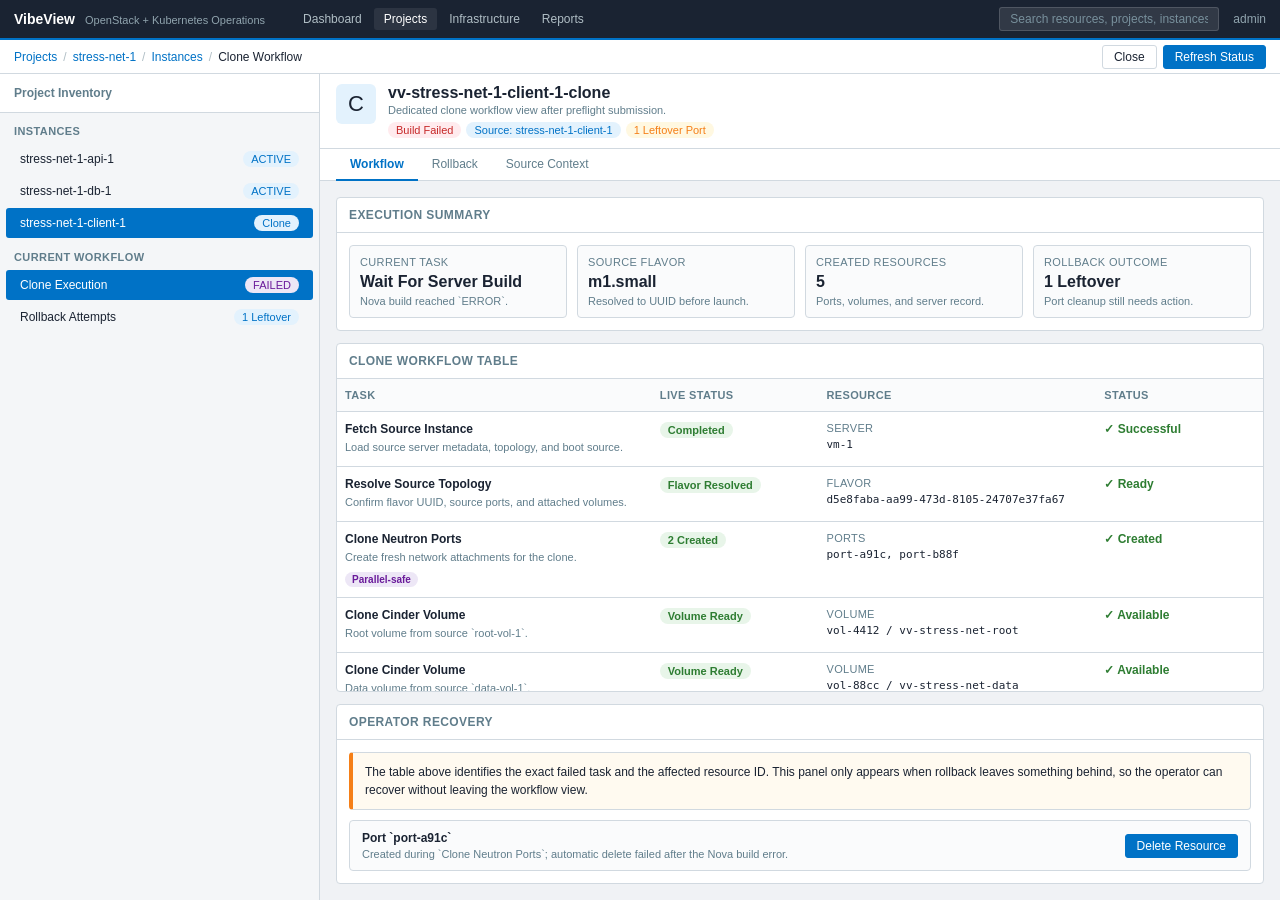
<file: docs/mockups/clone-workflow-table-mockup.html>
<!DOCTYPE html>
<html lang="en">
<head>
  <meta charset="UTF-8">
  <meta name="viewport" content="width=device-width, initial-scale=1.0">
  <title>VibeView Clone Workflow Table Mockup</title>
  <style>
    * { box-sizing: border-box; margin: 0; padding: 0; }

    :root {
      --blue: #0072c6;
      --blue-lt: #1e88e5;
      --blue-bg: #e3f2fd;
      --header: #1a2332;
      --sidebar: #f4f6f8;
      --border: #d1d9e0;
      --hover: #e8f4fd;
      --text: #1a2332;
      --dim: #607d8b;
      --white: #ffffff;
      --gray-bg: #f0f2f5;
      --green: #2e7d32;
      --yellow: #f57f17;
      --red: #c62828;
    }

    body {
      font-family: -apple-system, BlinkMacSystemFont, "Segoe UI", Roboto, sans-serif;
      font-size: 13px;
      color: var(--text);
      background: var(--gray-bg);
      height: 100vh;
      display: flex;
      flex-direction: column;
      overflow: hidden;
    }

    #top-bar {
      background: var(--header);
      height: 40px;
      display: flex;
      align-items: center;
      padding: 0 14px;
      border-bottom: 2px solid var(--blue);
      flex-shrink: 0;
    }

    .logo {
      display: flex;
      align-items: baseline;
      gap: 10px;
      color: white;
      font-weight: 700;
      font-size: 14px;
      white-space: nowrap;
    }

    .logo-sub { font-size: 11px; font-weight: 400; color: #90a4ae; }

    .top-nav {
      display: flex;
      gap: 2px;
      margin-left: 28px;
    }

    .top-nav a {
      color: #b0bec5;
      text-decoration: none;
      padding: 4px 10px;
      border-radius: 3px;
      font-size: 12px;
      cursor: default;
    }

    .top-nav a.active { color: white; background: rgba(255,255,255,0.08); }

    .top-right {
      margin-left: auto;
      display: flex;
      align-items: center;
      gap: 14px;
      color: #90a4ae;
      font-size: 12px;
    }

    .top-search {
      background: rgba(255,255,255,0.1);
      border: 1px solid rgba(255,255,255,0.15);
      color: white;
      padding: 4px 10px;
      border-radius: 3px;
      font-size: 12px;
      width: 220px;
      outline: none;
    }

    .top-search::placeholder { color: #78909c; }

    #breadcrumb-bar {
      background: var(--white);
      border-bottom: 1px solid var(--border);
      padding: 0 14px;
      height: 34px;
      display: flex;
      align-items: center;
      gap: 6px;
      font-size: 12px;
      color: var(--dim);
      flex-shrink: 0;
    }

    .bc-link { color: var(--blue); }
    .bc-sep { color: #b0bec5; }
    .bc-cur { color: var(--text); font-weight: 500; }
    .bc-actions { margin-left: auto; display: flex; gap: 6px; }

    .btn {
      padding: 4px 11px;
      border: 1px solid var(--border);
      background: var(--white);
      border-radius: 3px;
      font-size: 12px;
      color: var(--text);
      display: inline-flex;
      align-items: center;
      gap: 4px;
      font-family: inherit;
      cursor: default;
    }

    .btn.primary { background: var(--blue); color: white; border-color: var(--blue); }
    .btn.warning { background: #fff8e1; color: #8d6e00; border-color: #f2d27a; }

    #body { display: flex; flex: 1; overflow: hidden; }

    #sidebar {
      width: 320px;
      min-width: 320px;
      background: var(--sidebar);
      border-right: 1px solid var(--border);
      display: flex;
      flex-direction: column;
      overflow-y: auto;
    }

    .sidebar-head {
      padding: 12px 14px;
      background: var(--white);
      border-bottom: 1px solid var(--border);
      font-size: 12px;
      font-weight: 700;
      color: var(--dim);
      position: sticky;
      top: 0;
    }

    .group-label {
      padding: 12px 14px 6px;
      color: var(--dim);
      font-size: 11px;
      font-weight: 700;
      text-transform: uppercase;
      letter-spacing: 0.4px;
    }

    .nav-item {
      display: flex;
      align-items: center;
      gap: 6px;
      padding: 7px 14px;
      font-size: 12px;
      border-radius: 3px;
      margin: 1px 6px;
      cursor: default;
    }

    .nav-item.selected { background: var(--blue); color: white; }
    .nav-item .tree-badge { margin-left: auto; }

    #content {
      flex: 1;
      overflow: hidden;
      display: flex;
      flex-direction: column;
    }

    #obj-header {
      background: var(--white);
      border-bottom: 1px solid var(--border);
      padding: 10px 16px;
      display: flex;
      align-items: flex-start;
      gap: 12px;
      flex-shrink: 0;
    }

    .obj-icon {
      width: 40px;
      height: 40px;
      background: var(--blue-bg);
      border-radius: 6px;
      display: flex;
      align-items: center;
      justify-content: center;
      font-size: 22px;
      flex-shrink: 0;
    }

    .obj-meta { flex: 1; min-width: 0; }
    .obj-meta h2 { font-size: 16px; font-weight: 600; }
    .obj-sub { font-size: 11px; color: var(--dim); margin-top: 2px; }
    .obj-badges { display: flex; flex-wrap: wrap; gap: 5px; margin-top: 6px; }

    .badge, .tree-badge {
      display: inline-flex;
      align-items: center;
      gap: 3px;
      padding: 2px 8px;
      border-radius: 10px;
      font-size: 11px;
      font-weight: 500;
    }

    .badge.green { background: #e8f5e9; color: var(--green); }
    .badge.yellow { background: #fff8e1; color: var(--yellow); }
    .badge.red { background: #ffebee; color: var(--red); }
    .badge.blue, .tree-badge { background: var(--blue-bg); color: var(--blue); }
    .tree-badge.agg { background: #ede7f6; color: #6a1b9a; }

    #tabs-bar {
      background: var(--white);
      border-bottom: 1px solid var(--border);
      padding: 0 16px;
      display: flex;
      flex-shrink: 0;
    }

    .tab {
      padding: 8px 14px;
      font-size: 12px;
      color: var(--dim);
      border-bottom: 2px solid transparent;
      margin-bottom: -1px;
      cursor: default;
    }

    .tab.active {
      color: var(--blue);
      border-bottom-color: var(--blue);
      font-weight: 600;
    }

    #main {
      flex: 1;
      overflow: auto;
      padding: 16px;
      display: grid;
      gap: 12px;
    }

    .card {
      background: var(--white);
      border: 1px solid var(--border);
      border-radius: 4px;
      overflow: hidden;
    }

    .card-title {
      padding: 10px 12px;
      font-size: 12px;
      font-weight: 700;
      border-bottom: 1px solid var(--border);
      color: var(--dim);
      text-transform: uppercase;
      letter-spacing: 0.4px;
    }

    .card-body { padding: 12px; }

    .summary-grid {
      display: grid;
      grid-template-columns: repeat(4, minmax(0, 1fr));
      gap: 10px;
    }

    .summary-box {
      border: 1px solid var(--border);
      border-radius: 4px;
      padding: 10px;
      background: #fafbfc;
    }

    .summary-label {
      font-size: 11px;
      color: var(--dim);
      text-transform: uppercase;
      letter-spacing: 0.35px;
      margin-bottom: 5px;
    }

    .summary-value {
      font-size: 16px;
      font-weight: 700;
      color: var(--text);
    }

    .summary-sub {
      font-size: 11px;
      color: var(--dim);
      margin-top: 4px;
    }

    .data-table {
      width: 100%;
      border-collapse: collapse;
      table-layout: fixed;
    }

    .data-table th,
    .data-table td {
      padding: 10px 8px;
      border-bottom: 1px solid var(--border);
      text-align: left;
      vertical-align: top;
      font-size: 12px;
    }

    .data-table th {
      font-size: 11px;
      font-weight: 700;
      color: var(--dim);
      text-transform: uppercase;
      letter-spacing: 0.35px;
      background: #fafbfc;
    }

    .task-title {
      font-weight: 700;
      color: var(--text);
      margin-bottom: 4px;
    }

    .task-sub {
      color: var(--dim);
      font-size: 11px;
      line-height: 1.45;
    }

    .parallel-tag {
      display: inline-block;
      margin-top: 6px;
      padding: 2px 7px;
      border-radius: 10px;
      font-size: 10px;
      font-weight: 700;
      color: #6a1b9a;
      background: #ede7f6;
    }

    .status-pill {
      display: inline-flex;
      align-items: center;
      gap: 4px;
      padding: 2px 8px;
      border-radius: 10px;
      font-size: 11px;
      font-weight: 600;
      white-space: nowrap;
    }

    .status-pill.done { background: #e8f5e9; color: var(--green); }
    .status-pill.running { background: var(--blue-bg); color: var(--blue); }
    .status-pill.failed { background: #ffebee; color: var(--red); }
    .status-pill.waiting { background: #eceff1; color: #546e7a; }

    .mono {
      font-family: SFMono-Regular, Menlo, Monaco, Consolas, monospace;
      font-size: 11px;
      color: var(--text);
    }

    .resource-copy {
      display: grid;
      gap: 4px;
    }

    .resource-kind {
      color: var(--dim);
      font-size: 11px;
      text-transform: uppercase;
      letter-spacing: 0.3px;
    }

    .check { color: var(--green); font-weight: 700; }
    .cross { color: var(--red); font-weight: 700; }
    .dash { color: var(--dim); font-weight: 700; }

    .notice {
      border: 1px solid var(--border);
      border-left: 4px solid var(--yellow);
      background: #fffaf0;
      padding: 10px 12px;
      font-size: 12px;
      line-height: 1.5;
      color: var(--text);
      border-radius: 4px;
    }

    .residual-list {
      display: grid;
      gap: 8px;
    }

    .residual-item {
      display: flex;
      align-items: center;
      justify-content: space-between;
      gap: 10px;
      padding: 10px 12px;
      border: 1px solid var(--border);
      border-radius: 4px;
      background: #fafbfc;
    }

    .residual-item strong {
      display: block;
      font-size: 12px;
      margin-bottom: 3px;
    }

    .residual-item span {
      display: block;
      font-size: 11px;
      color: var(--dim);
    }

    @media (max-width: 1080px) {
      .summary-grid { grid-template-columns: repeat(2, minmax(0, 1fr)); }
    }

    @media (max-width: 860px) {
      #sidebar { display: none; }
      .summary-grid { grid-template-columns: 1fr; }
      .data-table { min-width: 760px; }
    }
  </style>
</head>
<body>
  <div id="top-bar">
    <div class="logo">VibeView <span class="logo-sub">OpenStack + Kubernetes Operations</span></div>
    <div class="top-nav">
      <a>Dashboard</a>
      <a class="active">Projects</a>
      <a>Infrastructure</a>
      <a>Reports</a>
    </div>
    <div class="top-right">
      <input class="top-search" placeholder="Search resources, projects, instances">
      <span>admin</span>
    </div>
  </div>

  <div id="breadcrumb-bar">
    <span class="bc-link">Projects</span>
    <span class="bc-sep">/</span>
    <span class="bc-link">stress-net-1</span>
    <span class="bc-sep">/</span>
    <span class="bc-link">Instances</span>
    <span class="bc-sep">/</span>
    <span class="bc-cur">Clone Workflow</span>
    <div class="bc-actions">
      <button class="btn">Close</button>
      <button class="btn primary">Refresh Status</button>
    </div>
  </div>

  <div id="body">
    <aside id="sidebar">
      <div class="sidebar-head">Project Inventory</div>
      <div class="group-label">Instances</div>
      <div class="nav-item">stress-net-1-api-1 <span class="tree-badge">ACTIVE</span></div>
      <div class="nav-item">stress-net-1-db-1 <span class="tree-badge">ACTIVE</span></div>
      <div class="nav-item selected">stress-net-1-client-1 <span class="tree-badge">Clone</span></div>
      <div class="group-label">Current Workflow</div>
      <div class="nav-item selected">Clone Execution <span class="tree-badge agg">FAILED</span></div>
      <div class="nav-item">Rollback Attempts <span class="tree-badge">1 Leftover</span></div>
    </aside>

    <section id="content">
      <div id="obj-header">
        <div class="obj-icon">C</div>
        <div class="obj-meta">
          <h2>vv-stress-net-1-client-1-clone</h2>
          <div class="obj-sub">Dedicated clone workflow view after preflight submission.</div>
          <div class="obj-badges">
            <span class="badge red">Build Failed</span>
            <span class="badge blue">Source: stress-net-1-client-1</span>
            <span class="badge yellow">1 Leftover Port</span>
          </div>
        </div>
      </div>

      <div id="tabs-bar">
        <div class="tab active">Workflow</div>
        <div class="tab">Rollback</div>
        <div class="tab">Source Context</div>
      </div>

      <main id="main">
        <div class="card">
          <div class="card-title">Execution Summary</div>
          <div class="card-body">
            <div class="summary-grid">
              <div class="summary-box">
                <div class="summary-label">Current Task</div>
                <div class="summary-value">Wait For Server Build</div>
                <div class="summary-sub">Nova build reached `ERROR`.</div>
              </div>
              <div class="summary-box">
                <div class="summary-label">Source Flavor</div>
                <div class="summary-value">m1.small</div>
                <div class="summary-sub">Resolved to UUID before launch.</div>
              </div>
              <div class="summary-box">
                <div class="summary-label">Created Resources</div>
                <div class="summary-value">5</div>
                <div class="summary-sub">Ports, volumes, and server record.</div>
              </div>
              <div class="summary-box">
                <div class="summary-label">Rollback Outcome</div>
                <div class="summary-value">1 Leftover</div>
                <div class="summary-sub">Port cleanup still needs action.</div>
              </div>
            </div>
          </div>
        </div>

        <div class="card">
          <div class="card-title">Clone Workflow Table</div>
          <div class="card-body" style="padding:0">
            <table class="data-table">
              <thead>
                <tr>
                  <th style="width:34%">Task</th>
                  <th style="width:18%">Live Status</th>
                  <th style="width:30%">Resource</th>
                  <th style="width:18%">Status</th>
                </tr>
              </thead>
              <tbody>
                <tr>
                  <td>
                    <div class="task-title">Fetch Source Instance</div>
                    <div class="task-sub">Load source server metadata, topology, and boot source.</div>
                  </td>
                  <td><span class="status-pill done">Completed</span></td>
                  <td>
                    <div class="resource-copy">
                      <span class="resource-kind">Server</span>
                      <span class="mono">vm-1</span>
                    </div>
                  </td>
                  <td><span class="check">✓ Successful</span></td>
                </tr>
                <tr>
                  <td>
                    <div class="task-title">Resolve Source Topology</div>
                    <div class="task-sub">Confirm flavor UUID, source ports, and attached volumes.</div>
                  </td>
                  <td><span class="status-pill done">Flavor Resolved</span></td>
                  <td>
                    <div class="resource-copy">
                      <span class="resource-kind">Flavor</span>
                      <span class="mono">d5e8faba-aa99-473d-8105-24707e37fa67</span>
                    </div>
                  </td>
                  <td><span class="check">✓ Ready</span></td>
                </tr>
                <tr>
                  <td>
                    <div class="task-title">Clone Neutron Ports</div>
                    <div class="task-sub">Create fresh network attachments for the clone.</div>
                    <span class="parallel-tag">Parallel-safe</span>
                  </td>
                  <td><span class="status-pill done">2 Created</span></td>
                  <td>
                    <div class="resource-copy">
                      <span class="resource-kind">Ports</span>
                      <span class="mono">port-a91c, port-b88f</span>
                    </div>
                  </td>
                  <td><span class="check">✓ Created</span></td>
                </tr>
                <tr>
                  <td>
                    <div class="task-title">Clone Cinder Volume</div>
                    <div class="task-sub">Root volume from source `root-vol-1`.</div>
                  </td>
                  <td><span class="status-pill done">Volume Ready</span></td>
                  <td>
                    <div class="resource-copy">
                      <span class="resource-kind">Volume</span>
                      <span class="mono">vol-4412 / vv-stress-net-root</span>
                    </div>
                  </td>
                  <td><span class="check">✓ Available</span></td>
                </tr>
                <tr>
                  <td>
                    <div class="task-title">Clone Cinder Volume</div>
                    <div class="task-sub">Data volume from source `data-vol-1`.</div>
                    <span class="parallel-tag">Parallel lane 2</span>
                  </td>
                  <td><span class="status-pill done">Volume Ready</span></td>
                  <td>
                    <div class="resource-copy">
                      <span class="resource-kind">Volume</span>
                      <span class="mono">vol-88cc / vv-stress-net-data</span>
                    </div>
                  </td>
                  <td><span class="check">✓ Available</span></td>
                </tr>
                <tr>
                  <td>
                    <div class="task-title">Create Nova Server</div>
                    <div class="task-sub">Submit the build request with the resolved flavor UUID.</div>
                  </td>
                  <td><span class="status-pill done">Record Created</span></td>
                  <td>
                    <div class="resource-copy">
                      <span class="resource-kind">Server</span>
                      <span class="mono">vm-9 / vv-stress-net-1-client-1-clone</span>
                    </div>
                  </td>
                  <td><span class="check">✓ Submitted</span></td>
                </tr>
                <tr>
                  <td>
                    <div class="task-title">Wait For Server Build</div>
                    <div class="task-sub">Poll Nova until the clone reaches ACTIVE or SHUTOFF.</div>
                  </td>
                  <td><span class="status-pill failed">Failed</span></td>
                  <td>
                    <div class="resource-copy">
                      <span class="resource-kind">Server</span>
                      <span class="mono">vm-9 entered ERROR</span>
                    </div>
                  </td>
                  <td><span class="cross">✕ Build Failed</span></td>
                </tr>
                <tr>
                  <td>
                    <div class="task-title">Rollback Clone Resources</div>
                    <div class="task-sub">Delete resources created before the Nova build failure.</div>
                  </td>
                  <td><span class="status-pill running">Partial Rollback</span></td>
                  <td>
                    <div class="resource-copy">
                      <span class="resource-kind">Deleted</span>
                      <span class="mono">vm-9, vol-4412, vol-88cc</span>
                    </div>
                  </td>
                  <td><span class="check">✓ Mostly Clean</span></td>
                </tr>
                <tr>
                  <td>
                    <div class="task-title">Rollback Clone Resources</div>
                    <div class="task-sub">One Neutron cleanup call failed and still needs operator action.</div>
                  </td>
                  <td><span class="status-pill failed">Leftover Port</span></td>
                  <td>
                    <div class="resource-copy">
                      <span class="resource-kind">Port</span>
                      <span class="mono">port-a91c</span>
                    </div>
                  </td>
                  <td><span class="cross">✕ Delete Failed</span></td>
                </tr>
                <tr>
                  <td>
                    <div class="task-title">Allocate Floating IP</div>
                    <div class="task-sub">Skipped because the clone never finished building.</div>
                  </td>
                  <td><span class="status-pill waiting">Not Run</span></td>
                  <td>
                    <div class="resource-copy">
                      <span class="resource-kind">Floating IP</span>
                      <span class="mono">none</span>
                    </div>
                  </td>
                  <td><span class="dash">- Skipped</span></td>
                </tr>
              </tbody>
            </table>
          </div>
        </div>

        <div class="card">
          <div class="card-title">Operator Recovery</div>
          <div class="card-body">
            <div class="notice">
              The table above identifies the exact failed task and the affected resource ID. This panel only appears when rollback leaves something behind, so the operator can recover without leaving the workflow view.
            </div>
            <div class="residual-list" style="margin-top:10px">
              <div class="residual-item">
                <div>
                  <strong>Port `port-a91c`</strong>
                  <span>Created during `Clone Neutron Ports`; automatic delete failed after the Nova build error.</span>
                </div>
                <button class="btn primary">Delete Resource</button>
              </div>
            </div>
          </div>
        </div>
      </main>
    </section>
  </div>
</body>
</html>
</file>
